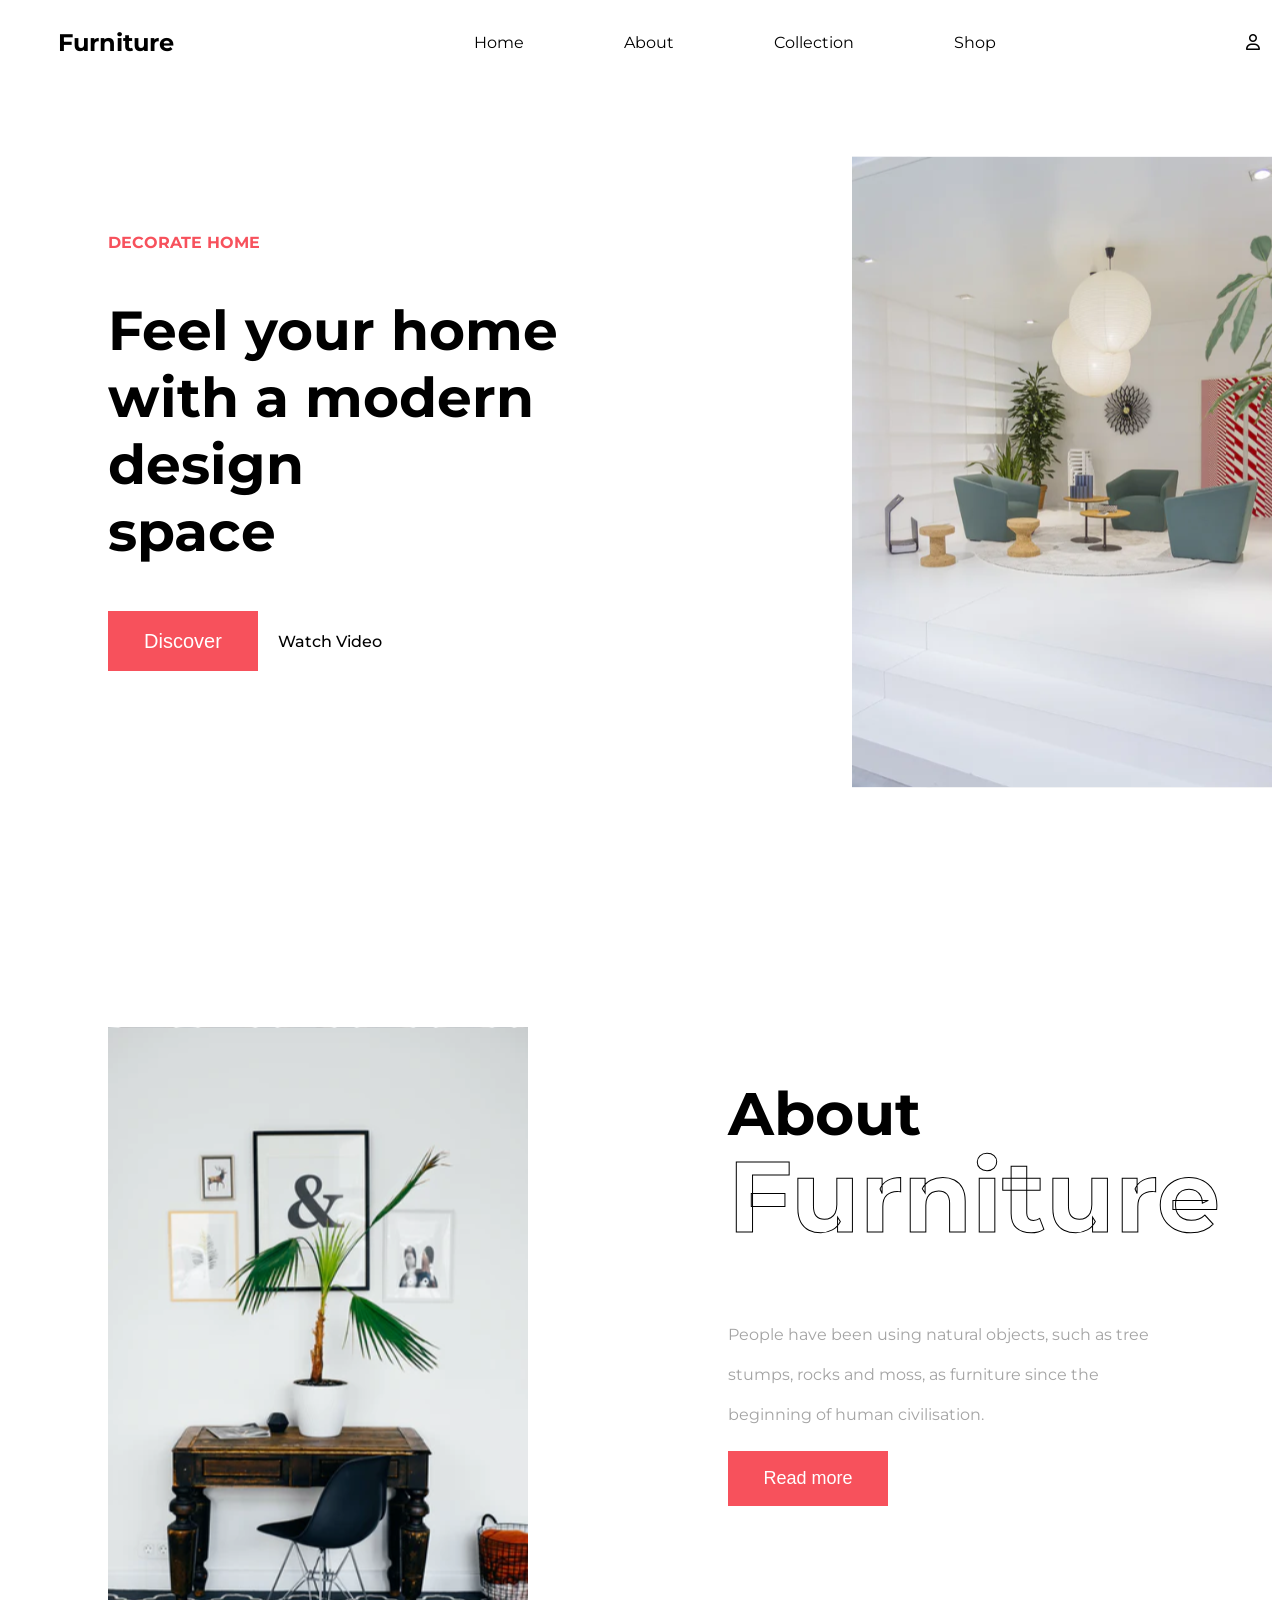
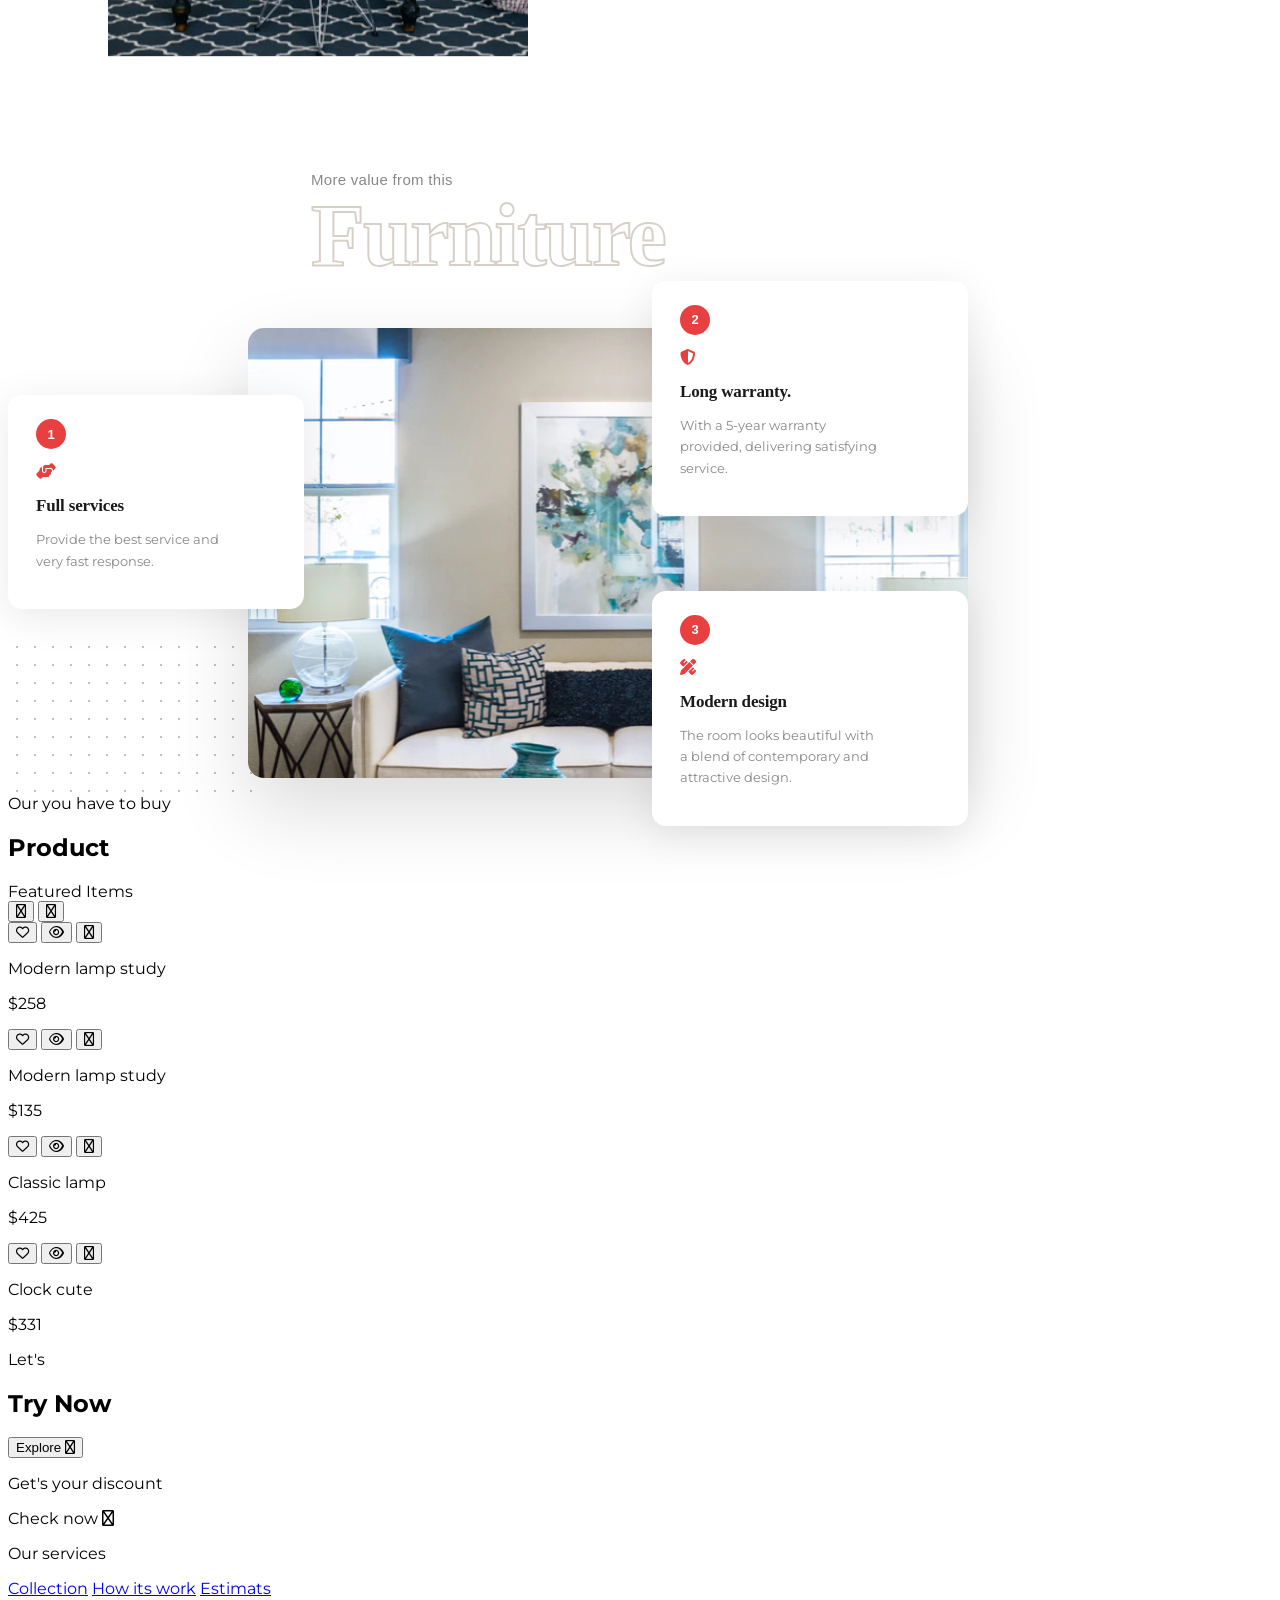
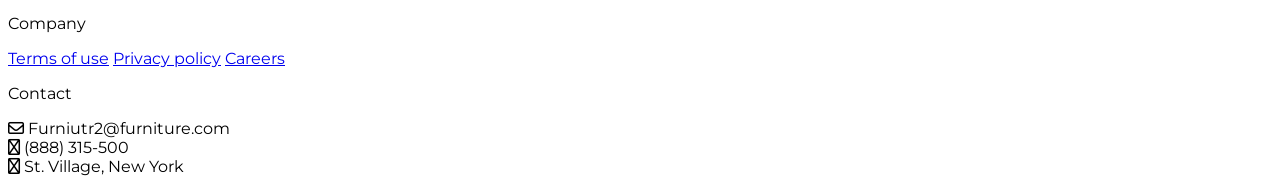
<file: index.html>
<!doctype html>
<html lang="en">
  <head>
    <meta charset="UTF-8" />
    <meta name="viewport" content="width=device-width, initial-scale=1.0" />
    <title>Document</title>

    <link
      href="https://fonts.googleapis.com/css2?family=Inter:ital,opsz,wght@0,14..32,100..900;1,14..32,100..900&family=Manrope:wght@200..800&family=Montserrat:ital,wght@0,100..900;1,100..900&family=Open+Sans:ital,wght@0,300..800;1,300..800&display=swap"
      rel="stylesheet"
    />
    <link rel="stylesheet" href="style.css" />
    <link
      rel="stylesheet"
      href="https://cdnjs.cloudflare.com/ajax/libs/font-awesome/6.5.0/css/all.min.css"
    />
  </head>

  <body>
    <main>
      <nav class="navbar">
        <div class="logo">
          <h1>Furniture</h1>
        </div>
        <ul class="menyu">
          <li>
            <a href="http://127.0.0.1:5500/figma-maket/index.html">Home</a>
          </li>
          <li>
            <a href="http://127.0.0.1:5500/figma-maket/index.html">About</a>
          </li>
          <li>
            <a href="http://127.0.0.1:5500/figma-maket/index.html"
              >Collection</a
            >
          </li>
          <li>
            <a href="http://127.0.0.1:5500/figma-maket/index.html">Shop</a>
          </li>
        </ul>
        <div class="icon">
          <i class="fa-regular fa-user"></i>

          <i class="fa-regular fa-heart"></i>
        </div>
      </nav>
    </main>

    <section class="section1">
      <div class="container">
        <div class="hero">
          <p class="home">DECORATE HOME</p>
          <h1>
            Feel your home <br />
            with a modern design <br />
            space
          </h1>
          <div class="vatch-video">
            <button class="button1">Discover</button>
            <p class="watch">Watch Video</p>
          </div>
        </div>
        <div class="right-image">
          <img src="./image 1 (1).svg" alt="" />
        </div>
      </div>
    </section>

    <section class="section2">
      <div class="container2">
        <div class="hero2">
          <img src="./sdfa.svg" alt="" />
        </div>
        <div class="about">
          <p class="about-text">About</p>
          <h1 class="Furniture-text">Furniture</h1>
          <p class="people-text">
            People have been using natural objects, such as tree <br />
            stumps, rocks and moss, as furniture since the <br />
            beginning of human civilisation.
          </p>
          <button>Read more</button>
        </div>
      </div>
    </section>

    <section class="xk9-wrapper">
      <div class="bz3-heading-block">
        <span class="rq7-subtitle">More value from this</span>
        <span class="lm2-title">Furniture</span>
      </div>

      <div class="vn5-scene">
        <div class="wj4-dot-grid"></div>

        <div class="ph8-img-wrap">
          <img
            src="./olll.svg"
            alt="Modern living room with sofa"
          />
        </div>

        <div class="tk1-card cq2-card-one">
          <div class="ev6-num">1</div>
          <i class="fa8-icon fa-solid fa-hands-helping"></i>
          <h3>Full services</h3>
          <p>Provide the best service and very fast response.</p>
        </div>

        <div class="tk1-card nz5-card-two">
          <div class="ev6-num">2</div>
          <i class="fa8-icon fa-solid fa-shield-halved"></i>
          <h3>Long warranty.</h3>
          <p>With a 5-year warranty provided, delivering satisfying service.</p>
        </div>

        <div class="tk1-card yw3-card-three">
          <div class="ev6-num">3</div>
          <i class="fa8-icon fa-solid fa-pencil-ruler"></i>
          <h3>Modern design</h3>
          <p>
            The room looks beautiful with a blend of contemporary and attractive
            design.
          </p>
        </div>
      </div>
    </section>

    

<section class="hero-section">
  <p class="hero-label">Our you have to buy</p>
  <h1 class="hero-title">Product</h1>
</section>
<div class="products-header">
  <span class="section-label">Featured Items</span>
  <div class="nav-arrows">
    <button class="arrow-btn"><i class="fa-regular fa-chevron-left"></i></button>
    <button class="arrow-btn"><i class="fa-regular fa-chevron-right"></i></button>
  </div>
</div>
<div class="products-grid">

  <div class="product-card">
    <div class="product-img-wrap">
      <div class="product-placeholder">
        <i class="fa-light fa-lamp-desk"></i>
      </div>
      <div class="product-overlay">
        <button class="overlay-btn"><i class="fa-regular fa-heart"></i></button>
        <button class="overlay-btn"><i class="fa-regular fa-eye"></i></button>
        <button class="overlay-btn"><i class="fa-regular fa-cart-plus"></i></button>
      </div>
    </div>
    <div class="product-info">
      <p class="product-name">Modern lamp study</p>
      <p class="product-price">$258</p>
    </div>
  </div>

  <div class="product-card">
    <div class="product-img-wrap">
      <div class="product-placeholder">
        <i class="fa-light fa-chair"></i>
      </div>
      <div class="product-overlay">
        <button class="overlay-btn"><i class="fa-regular fa-heart"></i></button>
        <button class="overlay-btn"><i class="fa-regular fa-eye"></i></button>
        <button class="overlay-btn"><i class="fa-regular fa-cart-plus"></i></button>
      </div>
    </div>
    <div class="product-info">
      <p class="product-name">Modern lamp study</p>
      <p class="product-price">$135</p>
    </div>
  </div>

  <div class="product-card">
    <div class="product-img-wrap">
      <div class="product-placeholder">
        <i class="fa-light fa-light-ceiling"></i>
      </div>
      <div class="product-overlay">
        <button class="overlay-btn"><i class="fa-regular fa-heart"></i></button>
        <button class="overlay-btn"><i class="fa-regular fa-eye"></i></button>
        <button class="overlay-btn"><i class="fa-regular fa-cart-plus"></i></button>
      </div>
    </div>
    <div class="product-info">
      <p class="product-name">Classic lamp</p>
      <p class="product-price">$425</p>
    </div>
  </div>

  <div class="product-card">
    <div class="product-img-wrap">
      <div class="product-placeholder">
        <i class="fa-light fa-clock"></i>
      </div>
      <div class="product-overlay">
        <button class="overlay-btn"><i class="fa-regular fa-heart"></i></button>
        <button class="overlay-btn"><i class="fa-regular fa-eye"></i></button>
        <button class="overlay-btn"><i class="fa-regular fa-cart-plus"></i></button>
      </div>
    </div>
    <div class="product-info">
      <p class="product-name">Clock cute</p>
      <p class="product-price">$331</p>
    </div>
  </div>

</div>
<div class="cta-section">
  <div class="cta-left">
    <span class="cta-tagline">Let's</span>
    <h2 class="cta-headline">Try Now</h2>
    <button class="cta-btn">
      Explore <i class="fa-regular fa-arrow-right"></i>
    </button>
  </div>
  <div class="cta-right">
    <i class="fa-thin fa-couch"></i>
    <div class="dot-nav">
      <div class="dot active"></div>
      <div class="dot"></div>
      <div class="dot"></div>
      <div class="dot"></div>
      <div class="dot"></div>
    </div>
  </div>
</div>
<footer>
  <div class="footer-col">
    <p class="footer-col-title">Get's your discount</p>
    <p class="footer-discount">Check now <i class="fa-regular fa-arrow-right"></i></p>
  </div>

  <div class="footer-col">
    <p class="footer-col-title">Our services</p>
    <a href="#">Collection</a>
    <a href="#">How its work</a>
    <a href="#">Estimats</a>
  </div>

  <div class="footer-col">
    <p class="footer-col-title">Company</p>
    <a href="#">Terms of use</a>
    <a href="#">Privacy policy</a>
    <a href="#">Careers</a>
  </div>

  <div class="footer-col">
    <p class="footer-col-title">Contact</p>
    <div class="contact-line">
      <i class="fa-regular fa-envelope"></i>
      <span>Furniutr2@furniture.com</span>
    </div>
    <div class="contact-line">
      <i class="fa-regular fa-phone"></i>
      <span>(888) 315-500</span>
    </div>
    <div class="contact-line">
      <i class="fa-regular fa-location-dot"></i>
      <span>St. Village, New York</span>
    </div>
  </div>
</footer>
  </body>
</html>
</file>
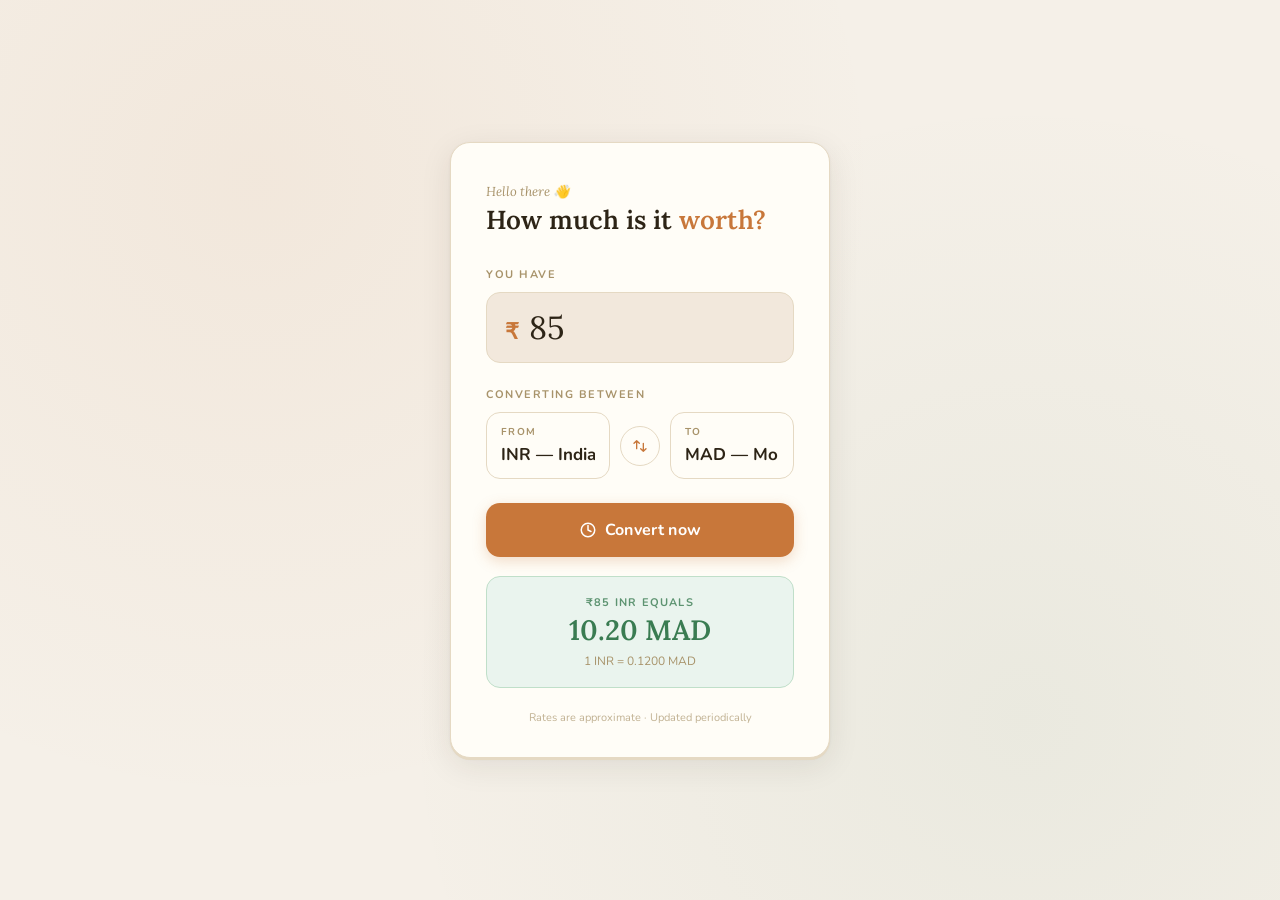
<file: currency-converter.html>
<!DOCTYPE html>
<html lang="en">
<head>
<meta charset="UTF-8"/>
<meta name="viewport" content="width=device-width, initial-scale=1.0"/>
<title>Currency Converter</title>
<link href="https://fonts.googleapis.com/css2?family=Lora:ital,wght@0,400;0,600;1,400&family=Nunito:wght@400;500;600;700&display=swap" rel="stylesheet"/>
<style>
*, *::before, *::after { box-sizing: border-box; margin: 0; padding: 0; }

:root {
  --bg: #f5f0e8;
  --card: #fffdf7;
  --ink: #2d2416;
  --ink2: #6b5c40;
  --ink3: #a8936a;
  --accent: #c8773a;
  --accent-light: #f2e8dc;
  --accent-hover: #b0632a;
  --border: #e5d9c3;
  --green: #3a7c52;
  --green-bg: #eaf4ee;
}

body {
  min-height: 100vh;
  background: var(--bg);
  background-image:
    radial-gradient(circle at 20% 20%, rgba(200,119,58,0.07) 0%, transparent 50%),
    radial-gradient(circle at 80% 80%, rgba(58,124,82,0.06) 0%, transparent 50%);
  display: flex;
  align-items: center;
  justify-content: center;
  font-family: 'Nunito', sans-serif;
  padding: 2rem;
}

.card {
  background: var(--card);
  border-radius: 20px;
  border: 1.5px solid var(--border);
  padding: 2.5rem 2.2rem 2rem;
  width: 380px;
  box-shadow:
    0 2px 0 var(--border),
    0 8px 32px rgba(45,36,22,0.09),
    0 1px 3px rgba(45,36,22,0.06);
  animation: arrive 0.6s cubic-bezier(0.16, 1, 0.3, 1) both;
}

@keyframes arrive {
  from { opacity: 0; transform: translateY(20px) scale(0.98); }
  to   { opacity: 1; transform: translateY(0) scale(1); }
}

.header { margin-bottom: 2rem; }

.greeting {
  font-family: 'Lora', serif;
  font-style: italic;
  font-size: 13px;
  color: var(--ink3);
  display: block;
  margin-bottom: 4px;
}

.title {
  font-family: 'Lora', serif;
  font-size: 26px;
  font-weight: 600;
  color: var(--ink);
  line-height: 1.2;
}

.title span { color: var(--accent); }

.section-label {
  font-size: 11px;
  font-weight: 700;
  letter-spacing: 1.5px;
  text-transform: uppercase;
  color: var(--ink3);
  margin-bottom: 10px;
}

.amount-row {
  display: flex;
  align-items: baseline;
  gap: 10px;
  background: var(--accent-light);
  border: 1.5px solid var(--border);
  border-radius: 14px;
  padding: 14px 18px;
  transition: border-color 0.2s;
  margin-bottom: 1.5rem;
}

.amount-row:focus-within { border-color: var(--accent); }

.currency-symbol {
  font-family: 'Lora', serif;
  font-size: 22px;
  color: var(--accent);
  font-weight: 600;
  user-select: none;
  min-width: 14px;
}

.amount-input {
  flex: 1;
  border: none;
  background: transparent;
  font-family: 'Lora', serif;
  font-size: 32px;
  font-weight: 400;
  color: var(--ink);
  outline: none;
  width: 100%;
  min-width: 0;
}

.amount-input::placeholder { color: var(--ink3); }

.pair-section { margin-bottom: 1.5rem; }

.pair-row {
  display: grid;
  grid-template-columns: 1fr 40px 1fr;
  gap: 10px;
  align-items: center;
}

.currency-card {
  background: var(--card);
  border: 1.5px solid var(--border);
  border-radius: 14px;
  padding: 12px 14px;
  transition: border-color 0.2s, box-shadow 0.2s;
  cursor: pointer;
}

.currency-card:hover {
  border-color: var(--accent);
  box-shadow: 0 0 0 3px rgba(200,119,58,0.08);
}

.currency-card label {
  font-size: 10px;
  font-weight: 700;
  letter-spacing: 1.2px;
  text-transform: uppercase;
  color: var(--ink3);
  display: block;
  margin-bottom: 4px;
  cursor: pointer;
}

.currency-card select {
  width: 100%;
  border: none;
  background: transparent;
  font-family: 'Nunito', sans-serif;
  font-size: 17px;
  font-weight: 700;
  color: var(--ink);
  outline: none;
  cursor: pointer;
  appearance: none;
}

.swap-btn {
  width: 40px;
  height: 40px;
  border-radius: 50%;
  border: 1.5px solid var(--border);
  background: var(--card);
  cursor: pointer;
  display: flex;
  align-items: center;
  justify-content: center;
  transition: all 0.25s;
  flex-shrink: 0;
}

.swap-btn:hover {
  background: var(--accent-light);
  border-color: var(--accent);
  transform: rotate(180deg);
}

.swap-btn svg {
  width: 16px; height: 16px;
  stroke: var(--accent);
  fill: none;
  stroke-width: 2;
  stroke-linecap: round;
  stroke-linejoin: round;
}

.convert-btn {
  width: 100%;
  background: var(--accent);
  color: #fff;
  border: none;
  border-radius: 14px;
  font-family: 'Nunito', sans-serif;
  font-size: 16px;
  font-weight: 700;
  padding: 16px;
  cursor: pointer;
  letter-spacing: 0.3px;
  transition: background 0.2s, transform 0.1s, box-shadow 0.2s;
  box-shadow: 0 4px 14px rgba(200,119,58,0.25);
  margin-bottom: 1.2rem;
  display: flex;
  align-items: center;
  justify-content: center;
  gap: 8px;
}

.convert-btn:hover {
  background: var(--accent-hover);
  box-shadow: 0 6px 20px rgba(200,119,58,0.32);
}

.convert-btn:active { transform: scale(0.98); }

.convert-btn svg {
  width: 18px; height: 18px;
  stroke: #fff;
  fill: none;
  stroke-width: 2;
  stroke-linecap: round;
  stroke-linejoin: round;
}

.result-area {
  background: var(--green-bg);
  border: 1.5px solid #c0dfc9;
  border-radius: 14px;
  padding: 18px 20px;
  text-align: center;
  min-height: 88px;
  display: flex;
  flex-direction: column;
  align-items: center;
  justify-content: center;
  gap: 4px;
  transition: all 0.3s ease;
}

.result-area.empty {
  background: #f7f4ef;
  border-color: var(--border);
}

.result-label {
  font-size: 11px;
  font-weight: 700;
  letter-spacing: 1.2px;
  text-transform: uppercase;
  color: var(--green);
  opacity: 0.8;
}

.result-area.empty .result-label { color: var(--ink3); }

.result-value {
  font-family: 'Lora', serif;
  font-size: 28px;
  font-weight: 600;
  color: var(--green);
  line-height: 1.15;
}

.result-area.empty .result-value {
  font-style: italic;
  font-size: 16px;
  color: var(--ink3);
  font-weight: 400;
}

.result-rate {
  font-size: 12px;
  color: var(--ink3);
  margin-top: 2px;
}

.result-area.pop {
  animation: pop 0.4s cubic-bezier(0.22, 1, 0.36, 1);
}

@keyframes pop {
  0%  { transform: scale(0.97); }
  55% { transform: scale(1.02); }
  100%{ transform: scale(1); }
}

.footer-note {
  margin-top: 1.4rem;
  font-size: 11px;
  color: var(--ink3);
  text-align: center;
  opacity: 0.7;
}
</style>
</head>
<body>

<div class="card">
  <div class="header">
    <span class="greeting">Hello there 👋</span>
    <h1 class="title">How much is it <span>worth?</span></h1>
  </div>

  <p class="section-label">You have</p>
  <div class="amount-row">
    <span class="currency-symbol" id="from-symbol">₹</span>
    <input class="amount-input" type="number" id="amount" value="85" min="0" step="any" placeholder="0"/>
  </div>

  <div class="pair-section">
    <p class="section-label">Converting between</p>
    <div class="pair-row">
      <div class="currency-card">
        <label for="from">From</label>
        <select id="from"></select>
      </div>
      <button class="swap-btn" title="Swap" onclick="swapCurrencies()">
        <svg viewBox="0 0 24 24"><path d="M7 16V4m0 0L3 8m4-4l4 4M17 8v12m0 0l4-4m-4 4l-4-4"/></svg>
      </button>
      <div class="currency-card">
        <label for="to">To</label>
        <select id="to"></select>
      </div>
    </div>
  </div>

  <button class="convert-btn" onclick="convert()">
    <svg viewBox="0 0 24 24"><circle cx="12" cy="12" r="9"/><path d="M12 6v6l4 2"/></svg>
    Convert now
  </button>

  <div class="result-area empty" id="result-area">
    <span class="result-label">Result</span>
    <span class="result-value" id="result-value">Enter an amount above</span>
  </div>

  <p class="footer-note">Rates are approximate · Updated periodically</p>
</div>

<script>
const CURRENCIES = {
  AED:{sym:"د.إ",name:"UAE Dirham"},
  ARS:{sym:"$",name:"Argentine Peso"},
  AUD:{sym:"A$",name:"Australian Dollar"},
  BDT:{sym:"৳",name:"Bangladeshi Taka"},
  BRL:{sym:"R$",name:"Brazilian Real"},
  CAD:{sym:"C$",name:"Canadian Dollar"},
  CHF:{sym:"Fr",name:"Swiss Franc"},
  CLP:{sym:"$",name:"Chilean Peso"},
  CNY:{sym:"¥",name:"Chinese Yuan"},
  COP:{sym:"$",name:"Colombian Peso"},
  CZK:{sym:"Kč",name:"Czech Koruna"},
  DKK:{sym:"kr",name:"Danish Krone"},
  EGP:{sym:"£",name:"Egyptian Pound"},
  EUR:{sym:"€",name:"Euro"},
  GBP:{sym:"£",name:"British Pound"},
  HKD:{sym:"HK$",name:"Hong Kong Dollar"},
  HUF:{sym:"Ft",name:"Hungarian Forint"},
  IDR:{sym:"Rp",name:"Indonesian Rupiah"},
  ILS:{sym:"₪",name:"Israeli Shekel"},
  INR:{sym:"₹",name:"Indian Rupee"},
  JPY:{sym:"¥",name:"Japanese Yen"},
  KRW:{sym:"₩",name:"South Korean Won"},
  MAD:{sym:"د.م.",name:"Moroccan Dirham"},
  MXN:{sym:"$",name:"Mexican Peso"},
  MYR:{sym:"RM",name:"Malaysian Ringgit"},
  NGN:{sym:"₦",name:"Nigerian Naira"},
  NOK:{sym:"kr",name:"Norwegian Krone"},
  PEN:{sym:"S/",name:"Peruvian Sol"},
  PHP:{sym:"₱",name:"Philippine Peso"},
  PKR:{sym:"₨",name:"Pakistani Rupee"},
  PLN:{sym:"zł",name:"Polish Zloty"},
  SAR:{sym:"﷼",name:"Saudi Riyal"},
  SEK:{sym:"kr",name:"Swedish Krona"},
  SGD:{sym:"S$",name:"Singapore Dollar"},
  THB:{sym:"฿",name:"Thai Baht"},
  TRY:{sym:"₺",name:"Turkish Lira"},
  UAH:{sym:"₴",name:"Ukrainian Hryvnia"},
  USD:{sym:"$",name:"US Dollar"},
  VND:{sym:"₫",name:"Vietnamese Dong"},
  ZAR:{sym:"R",name:"South African Rand"},
};

const RATES = {
  USD:1,EUR:0.924,GBP:0.793,JPY:143.5,INR:83.4,CAD:1.364,AUD:1.545,
  CHF:0.899,CNY:7.245,MAD:10.01,AED:3.673,SAR:3.751,SGD:1.351,
  HKD:7.832,KRW:1340,BRL:4.971,MXN:17.12,NOK:10.55,SEK:10.36,
  DKK:6.886,PLN:3.965,TRY:32.14,ZAR:18.63,THB:35.12,IDR:15780,
  MYR:4.721,PHP:56.45,NGN:1480,EGP:48.62,PKR:278.5,BDT:109.8,
  VND:24500,UAH:38.5,CZK:22.91,HUF:360.5,ILS:3.694,CLP:937,
  ARS:875,COP:3910,PEN:3.735
};

const fromSel   = document.getElementById('from');
const toSel     = document.getElementById('to');
const fromSymEl = document.getElementById('from-symbol');

Object.keys(CURRENCIES).sort().forEach(code => {
  const c = CURRENCIES[code];
  const label = `${code} — ${c.name}`;
  fromSel.innerHTML += `<option value="${code}">${label}</option>`;
  toSel.innerHTML   += `<option value="${code}">${label}</option>`;
});

fromSel.value = 'INR';
toSel.value   = 'MAD';
fromSymEl.textContent = CURRENCIES['INR'].sym;

fromSel.addEventListener('change', () => {
  fromSymEl.textContent = CURRENCIES[fromSel.value].sym;
});

function fmt(num, code) {
  if (num < 0.01) return num.toExponential(4) + ' ' + code;
  if (num < 1)    return num.toFixed(4) + ' ' + code;
  if (num >= 1e6) return num.toLocaleString(undefined, {maximumFractionDigits:0}) + ' ' + code;
  return num.toFixed(2) + ' ' + code;
}

function convert() {
  const amt  = parseFloat(document.getElementById('amount').value);
  const from = fromSel.value;
  const to   = toSel.value;
  const area = document.getElementById('result-area');
  const val  = document.getElementById('result-value');

  if (isNaN(amt) || amt < 0) {
    area.className = 'result-area empty';
    val.textContent = 'Enter a valid amount';
    return;
  }

  const usd  = amt / RATES[from];
  const out  = usd * RATES[to];
  const rate = RATES[to] / RATES[from];

  area.className = 'result-area';
  area.querySelector('.result-label').textContent =
    `${CURRENCIES[from].sym}${amt.toLocaleString()} ${from} equals`;
  val.textContent = fmt(out, to);

  let rateNote = area.querySelector('.result-rate');
  if (!rateNote) {
    rateNote = document.createElement('span');
    rateNote.className = 'result-rate';
    area.appendChild(rateNote);
  }
  rateNote.textContent = `1 ${from} = ${rate < 1 ? rate.toFixed(4) : rate.toFixed(2)} ${to}`;

  area.classList.remove('pop');
  void area.offsetWidth;
  area.classList.add('pop');
}

function swapCurrencies() {
  const tmp   = fromSel.value;
  fromSel.value = toSel.value;
  toSel.value   = tmp;
  fromSymEl.textContent = CURRENCIES[fromSel.value].sym;
  convert();
}

document.getElementById('amount').addEventListener('keydown', e => {
  if (e.key === 'Enter') convert();
});

convert();
</script>
</body>
</html>
</file>
<file: style.css>
body {
  font-family: "Montserrat", sans-serif;
  background-color: #ffffff;
}

.header {
  display: flex;
  justify-content: center;
  align-items: center;
}
.menyu {
  display: flex;
  list-style: none;
  justify-content: center;
  align-items: center;
  gap: 100px;
  margin-left: 260px;
  text-decoration: none;
}
.logo {
  margin-left: 50px;
}
.menyu a {
  color: #000;
  text-decoration: none;
}
.navbar {
  display: flex;
  /* justify-content: center; */
  align-items: center;
}
.icon {
  display: flex;
  align-items: center;
  gap: 70px;
  margin-left: 250px;
}
.icon img {
  width: 20px;
}

.container {
  margin-left: 100px;
  margin-top: 20px;
  display: flex;
}

.hero {
  display: inline-block;
  margin-top: 120px;
}
.hero h1 {
  font-size: 55px;
}
.home {
  font-weight: 700;
  color: #f7515c;
}
.vatch-video {
  display: flex;
  align-items: center;
  gap: 50px;
}
.vatch-video button {
  display: flex;
  justify-content: center;
  align-items: center;
}
.button1 {
  width: 150px;
  height: 60px;
  font-size: 20px;
  border: none;
  background-color: #f7515c;
  color: #fff;
}
.button2 {
  width: 45px;
  height: 45px;
  border: solid 0;
  border-radius: 50px;
  background-color: white;
  box-shadow: 1px 1px 20px #0000005f;
  margin-left: 20px;
}
.watch {
  font-weight: 500;
  margin-left: -30px;
}
.right-image {
  margin-left: 230px;
  display: flex;
}
.right-image img {
  width: 420px;
  height: 650px;
  margin-top: 50px;
}

.section2 {
  margin-top: 220px;
}
.container2 {
  display: flex;
  margin-left: 100px;
}

.hero2 {
  display: inline-block;
}
.hero2 img {
  width: 420px;
  height: 650px;
  /* margin-top: 50px;     */
}

.about {
  display: inline-block;
  margin-left: 200px;
}
.about-text {
  font-size: 60px;
  font-weight: 700;
}
.Furniture-text {
  font-size: 100px;
  margin-top: -75px;
  color: transparent;
  -webkit-text-stroke: 1px black;
}
.people-text {
  margin-top: -25px;
  line-height: 40px;
  color: #0000005c;
}
.about button {
  width: 160px;
  height: 55px;
  font-size: 18px;
  border: none;
  background-color: #f7515c;
  color: #fff;
}

.xk9-wrapper {
  max-width: 960px;
  width: 100%;
  display: flex;
  flex-direction: column;
    align-items: center;
    justify-self: center;
    margin-right: 100px;
    margin-top: 100px;
}

.bz3-heading-block {
  margin-bottom: 48px;
}

.bz3-heading-block .rq7-subtitle {
  font-family: "DM Sans", sans-serif;
  font-size: 15px;
  font-weight: 400;
  color: #888;
  letter-spacing: 0.02em;
  display: block;
  margin-bottom: 2px;
}

.bz3-heading-block .lm2-title {
  font-family: "Playfair Display", serif;
  font-size: clamp(52px, 8vw, 88px);
  font-weight: 700;
  line-height: 1;
  color: transparent;
  -webkit-text-stroke: 2px #d6d0c9;
  letter-spacing: -0.02em;
  display: block;
  margin-top: 4px;
}

.vn5-scene {
  position: relative;
  width: 100%;
}

.vn5-scene .ph8-img-wrap {
  position: relative;
  border-radius: 16px;
  overflow: hidden;
  width: 75%;
  margin-left: auto;
  aspect-ratio: 16 / 10;
  box-shadow: 0 32px 80px rgba(0, 0, 0, 0.14);
}

.vn5-scene .ph8-img-wrap img {
  width: 100%;
  height: 100%;
  object-fit: cover;
  display: block;
}

.wj4-dot-grid {
  position: absolute;
  bottom: -20px;
  left: 0;
  width: 260px;
  height: 160px;
  z-index: 0;
}

.wj4-dot-grid::before {
  content: "";
  position: absolute;
  inset: 0;
  background-image: radial-gradient(circle, #c8c0b4 1.5px, transparent 1.5px);
  background-size: 18px 18px;
}

.tk1-card {
  position: absolute;
  background: #fff;
  border-radius: 14px;
  padding: 24px 28px;
  box-shadow: 0 8px 40px rgba(0, 0, 0, 0.09);
  z-index: 10;
}

.tk1-card .ev6-num {
  width: 30px;
  height: 30px;
  background: #e84040;
  border-radius: 50%;
  display: flex;
  align-items: center;
  justify-content: center;
  font-size: 13px;
  font-weight: 700;
  color: #fff;
  margin-bottom: 14px;
  font-family: "DM Sans", sans-serif;
}

.tk1-card .fa8-icon {
  font-size: 16px;
  color: #e84040;
  margin-bottom: 10px;
  display: block;
}

.tk1-card h3 {
  font-family: "Playfair Display", serif;
  font-size: 17px;
  font-weight: 700;
  color: #1a1a1a;
  margin-bottom: 8px;
  letter-spacing: -0.01em;
}

.tk1-card p {
  font-size: 13px;
  line-height: 1.65;
  color: #888;
  max-width: 200px;
}

.cq2-card-one {
  left: 0;
  top: 15%;
  width: 240px;
}

.nz5-card-two {
  right: 0;
  top: 0;
  width: 260px;
  transform: translateY(-20%);
}

.yw3-card-three {
  right: 0;
  bottom: -48px;
  width: 260px;
}

@media (max-width: 680px) {
  .vn5-scene .ph8-img-wrap {
    width: 100%;
  }
  .tk1-card {
    position: static;
    transform: none !important;
    width: 100% !important;
    margin-top: 16px;
  }
  .wj4-dot-grid {
    display: none;
  }
}
</file>
